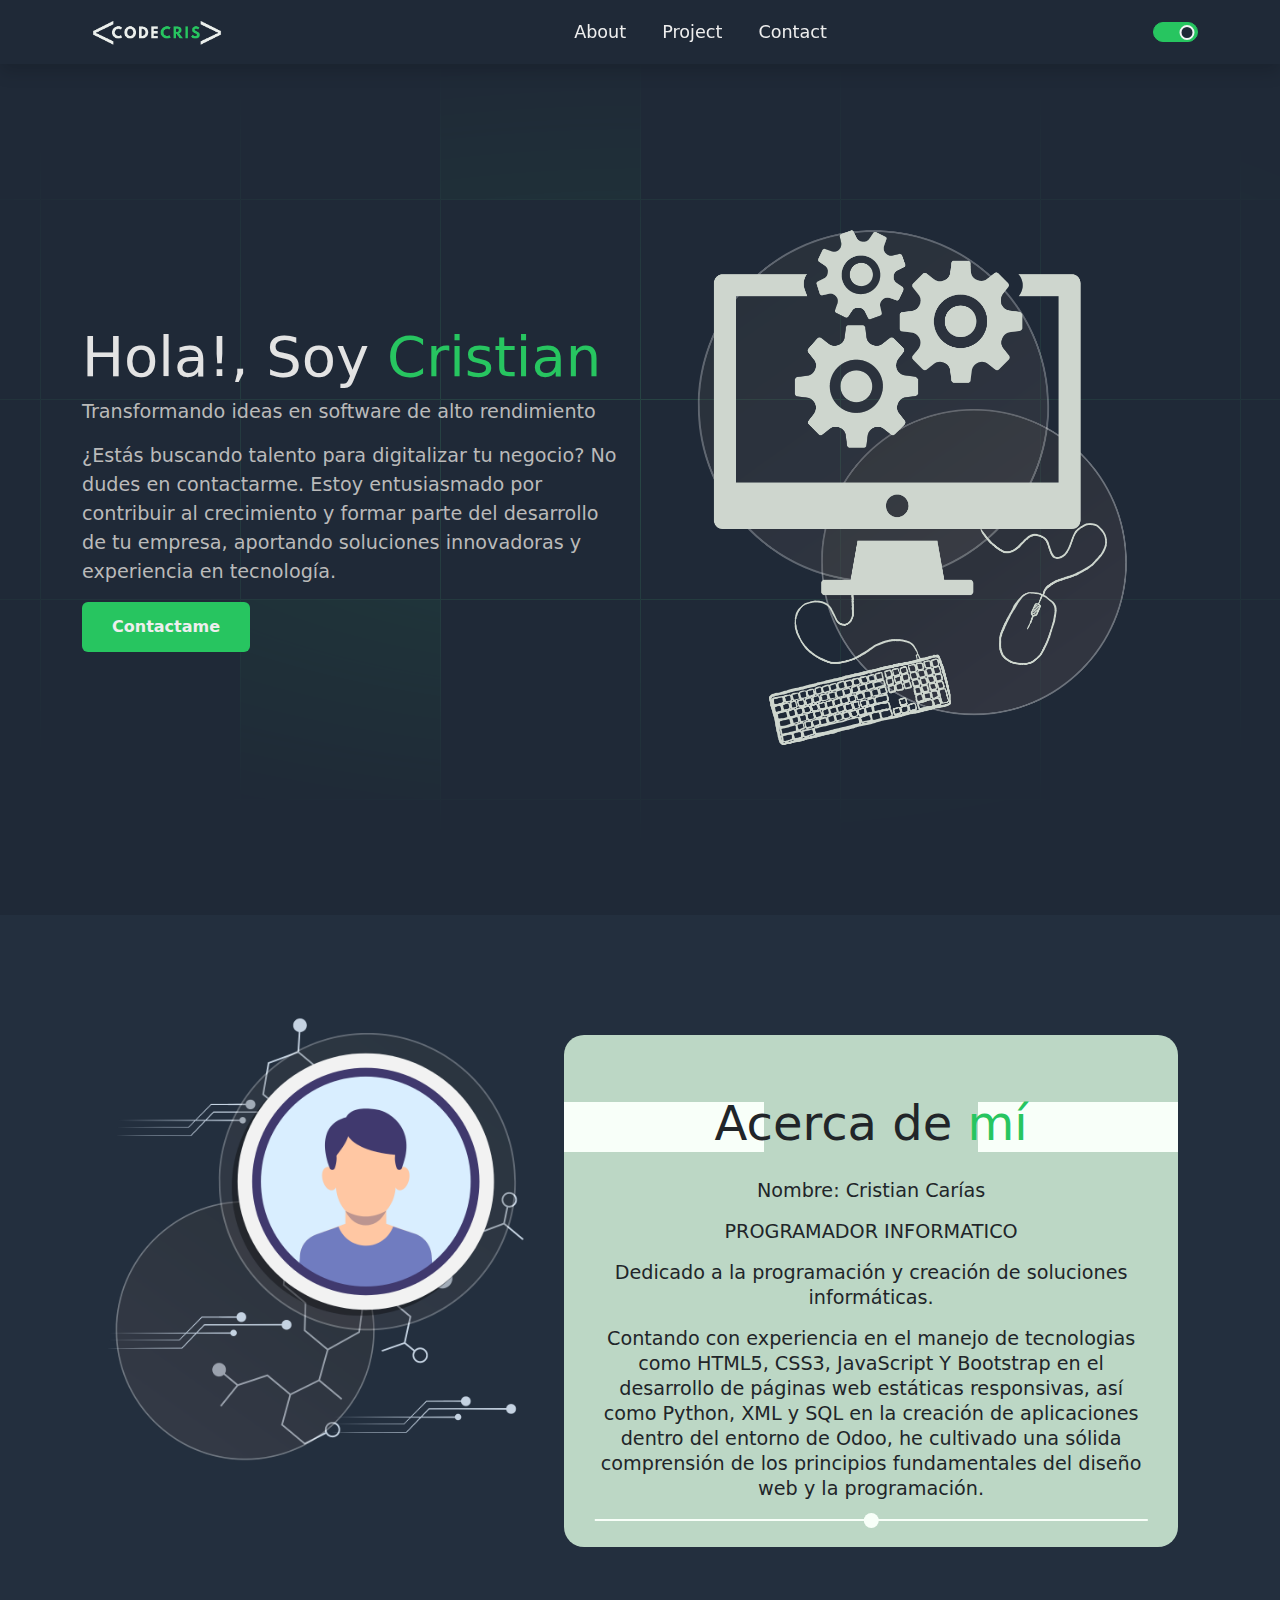
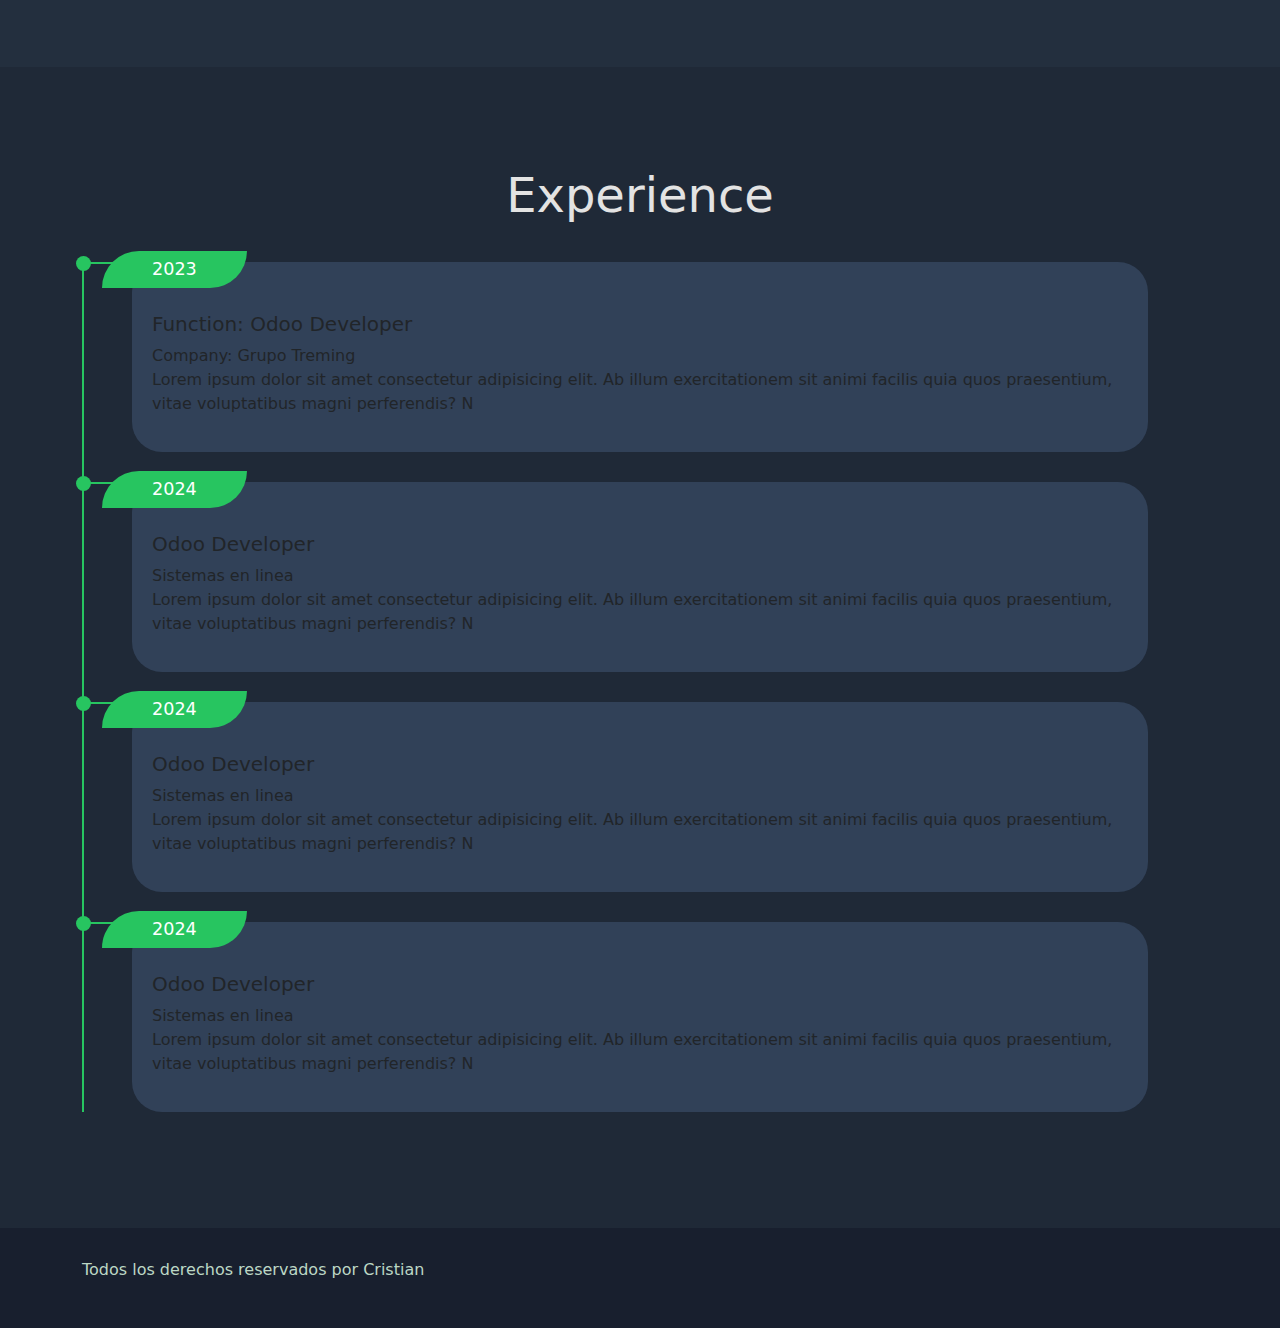
<file: index.html>
<!DOCTYPE html>
<html lang="en" data-theme="light">
    <head>
        <meta charset="UTF-8">
        <meta name="viewport" content="width=device-width, initial-scale=1.0">
        <!-- bootstrap style -->
        <link href="https://cdn.jsdelivr.net/npm/bootstrap@5.3.3/dist/css/bootstrap.min.css" rel="stylesheet" integrity="sha384-QWTKZyjpPEjISv5WaRU9OFeRpok6YctnYmDr5pNlyT2bRjXh0JMhjY6hW+ALEwIH" crossorigin="anonymous">
        <link rel="stylesheet" href="https://cdn.jsdelivr.net/npm/bootstrap-icons@1.11.3/font/bootstrap-icons.min.css">

        <!-- my style -->
        <link rel="stylesheet" href="css/main.css">
        <title>ChDev</title>

        <script>

            const storageTheme = localStorage.getItem('theme');
            const systemColorSheme = window.matchMedia('(prefers-color-scheme: dark)').matches
            const sysTemSheme =  systemColorSheme ? 'light' : 'dark';

            const newTheme = storageTheme ?? sysTemSheme;


            document.documentElement.setAttribute('data-theme', newTheme);

        </script>
    </head>
    <body>
        <!-- Nav tabs -->
    <header class="menu shadow">
        <nav class="navbar navbar-expand-lg my_menu" data-bs-theme="dark">
            <div class="container">
            <a class="navbar-brand" href="#"> 
                <div class="img_logo h_img_light">
                    <img src="img/logo.png" alt="Software Developer">
                </div>
                <div class="img_logo h_img_dark">
                    <img src="img/logo_dark.png" alt="Software Developer">
                </div>
            </a>
            <div class="button_toggle">
                <i class="bi bi-list"></i>
            </div>
            <div class="collapse navbar-collapse justify-content-center" id="navbarNavAltMarkup">
                <ul class="nav" >
                    <li class="nav-item">
                    <a class="nav-link" href="#">About</a>
                    </li>
                    <li class="nav-item">
                    <a class="nav-link" href="#">Project</a>
                    </li>
                    <li class="nav-item">
                    <a class="nav-link" href="#">Contact</a>
                    </li>
                </ul>
                <div class="main_toggler_mode">
                    <input class="main_switch" type="checkbox" name="toggler_theme" id="toggler_theme">
                    <div class="main_option"></div>
                </div>
            </div>
            </div>
        </nav>
    </header>
    <main>
        <section class="section_class_header">
            <svg id="bg_header" aria-hidden="true"><defs><pattern id="1f932ae7-37de-4c0a-a8b0-a6e3b4d44b84" width="200" height="200" x="50%" y="-1" patternUnits="userSpaceOnUse"><path d="M.5 200V.5H200" fill="none"></path></pattern></defs><svg x="50%" y="-1" id="cubic_bg_header" class="overflow-visible fill-accent-300 dark:fill-primary-800 transform duration-300 ease-in"><path d="M-200 0h201v201h-201Z M600 0h201v201h-201Z M-400 600h201v201h-201Z M200 800h201v201h-201Z" stroke-width="0"></path></svg><rect width="100%" height="100%" stroke-width="0" fill="url(#1f932ae7-37de-4c0a-a8b0-a6e3b4d44b84)"></rect></svg>
            <div class="container">
                <div class="row justify-content-center">
                    <div class="col-12 col-md-6 d-flex justify-content-center flex-column">
                        <div class="row align-items-center justify-content-center">
                            <h1 class="title_header"><span class="color_text">Hola!, Soy</span> Cristian</h1>
                            <p class="text_p">Transformando ideas en software de alto rendimiento</p>
                            <p class="text_p">¿Estás buscando talento para digitalizar tu negocio? No 
                                dudes en contactarme. Estoy entusiasmado por contribuir 
                                al crecimiento y formar parte del desarrollo de tu empresa, 
                                aportando soluciones innovadoras y experiencia en tecnología.</p>
                        </div>
                        <div class=""><a href="#" class="btn btn_main">Contactame</a></div>
                    </div>
                    <div class="col-10 col-sm-8 col-md-6 h_img_light">
                        <div class="div_img">
                            <img src="img/home.png" alt="">
                        </div>
                    </div>
                    <div class="col-10 col-sm-8 col-md-6 h_img_dark">
                        <div class="div_img">
                            <img src="img/home-dark.png" alt="">
                        </div>
                    </div>
                </div>
            </div>
        </section>

        <!-- about section  -->
        <section class="section_class bg_gray">
            <div class="container">
                <div class="containt_about">
                        <!-- <div class="bg_box_about_img">
                            
                        </div> -->
                        <div class="div_img h_img_light">
                            <img src="img/about_licht.png" alt="">
                        </div>
                        <div class="div_img h_img_dark">
                            <img src="img/about.png" alt="">
                        </div>
                        <div class="bg_box_about_text">
                            <h2>Acerca de <span>mí</span></h2>
                            <p><span>Nombre:</span> Cristian Carías</p>
                            <p>PROGRAMADOR INFORMATICO</p>
                            <p>
                                Dedicado a la programación y creación de soluciones informáticas. 
                            </p>
                            <p>
                                Contando con experiencia en el manejo de tecnologias como HTML5, CSS3, JavaScript Y Bootstrap
                                 en el desarrollo de páginas web estáticas responsivas,
                                 así como Python, XML y SQL en la creación de aplicaciones dentro del entorno de Odoo, he cultivado una 
                                 sólida comprensión de los principios fundamentales del diseño web y la programación.
                            </p>
                            <div class="line">
                                <div class="circle"></div>
                            </div>
                        </div>
                </div>
            </div>
        </section>

        <!-- experience -->
        <section class="section_class">
            <div class="container">
                <div class="row justify-content-center">
                    <h2 class="subtitle">
                        Experience
                    </h2>
                </div>
                <div class="container-exp">
                    <ul class="list-exp">
                        <li class="item-exp">
                            <span>2023</span>
                            <div class="content-exp">
                                <h5>Function: Odoo Developer</h5>
                                <span>Company: Grupo Treming</span>
                                <p>Lorem ipsum dolor sit amet consectetur 
                                    adipisicing elit. Ab illum exercitationem 
                                    sit animi facilis quia quos praesentium, vitae 
                                    voluptatibus magni perferendis? N</p>
                            </div>
                        </li>
                        <li class="item-exp">
                            <span>2024</span>
                            <div class="content-exp">
                                <h5>Odoo Developer</h5>
                                <span>Sistemas en linea</span>
                                <p>Lorem ipsum dolor sit amet consectetur 
                                    adipisicing elit. Ab illum exercitationem 
                                    sit animi facilis quia quos praesentium, vitae 
                                    voluptatibus magni perferendis? N</p>
                            </div>
                        </li>
                        <li class="item-exp">
                            <span>2024</span>
                            <div class="content-exp">
                                <h5>Odoo Developer</h5>
                                <span>Sistemas en linea</span>
                                <p>Lorem ipsum dolor sit amet consectetur 
                                    adipisicing elit. Ab illum exercitationem 
                                    sit animi facilis quia quos praesentium, vitae 
                                    voluptatibus magni perferendis? N</p>
                            </div>
                        </li>
                        <li class="item-exp">
                            <span>2024</span>
                            <div class="content-exp">
                                <h5>Odoo Developer</h5>
                                <span>Sistemas en linea</span>
                                <p>Lorem ipsum dolor sit amet consectetur 
                                    adipisicing elit. Ab illum exercitationem 
                                    sit animi facilis quia quos praesentium, vitae 
                                    voluptatibus magni perferendis? N</p>
                            </div>
                        </li>
                    </ul>
                </div>
            </div>
        </section>
    </main>
    <footer>
        <div class="container">
            <p>Todos los derechos reservados por Cristian</p>
        </div>
    </footer>


    <script src="https://cdn.jsdelivr.net/npm/bootstrap@5.3.3/dist/js/bootstrap.bundle.min.js" integrity="sha384-YvpcrYf0tY3lHB60NNkmXc5s9fDVZLESaAA55NDzOxhy9GkcIdslK1eN7N6jIeHz" crossorigin="anonymous"></script>
    <script src="js/main.js"></script>
    </body>
</html>
</file>
<file: css/main.css>
:root[data-theme="light"]{
    --color-1: rgb(243, 244, 245);
    --color-2: rgb(39 197 96);
    --color-3: rgb(218 229 222);
    --color-4:rgb(232, 232, 232);
    --color-5: #fefefe;
    --color-clipy-path: #e5ffe9;

    --text-color-main: rgb(0, 0, 0);
    --text-color-second: rgb(45, 45, 45);

    --color-navbar-collapse:  rgb(212, 214, 213);

    --color-switch: rgb(193, 196, 199);
    --border-main-toggler: 1px solid var(--color-2);
    --color-active: rgb(39 197 96);
    --border-option: 2px solid #f3f4f5;

    --line-header:rgb(74 123 13);
    --cubic-header:rgba(39, 197, 97, 0.63);
    --h_img_light: block;
    --h_img_dark: none;

    --gradien: linear-gradient(90deg, rgb(217, 245, 153) 0%, rgba(17,168,50,1) 100%);
}

:root[data-theme="dark"]{
    --color-1: rgba(31, 41, 55, 1);
    --color-2: rgb(39 197 96);
    --color-3: rgb(49, 65, 88);
    --color-4:rgb(35, 47, 62);
    --color-5: #bcd7c5;
    --color-clipy-path: #f8fff9;


    --text-color-main: rgb(227, 227, 227);
    --text-color-second: rgb(186, 186, 186);

    
    --color-white:rgb(238, 238, 238);

    --color-navbar-collapse:  #181f2e;

    --color-switch: var(--color-2);
    --border-main-toggler: 1px solid var(--color-2);
    --color-active: var(--color-1);
    --border-option: 2px solid #f3f4f5;

    --transform-option: translateX(150%);

    --line-header:rgba(95, 252, 153, 0.712);
    --cubic-header:rgba(39, 197, 97, 0.63);

    --h_img_light: none;
    --h_img_dark: block;
    --gradien: linear-gradient(45deg, rgba(4,1,60,1) 0%, rgba(3,130,73,1) 35%, rgba(0,126,152,1) 100%);
}
body{
    background-color: var(--color-1);
}

/* style for menu */
.menu{
    background-color: var(--color-1);
    position: fixed;
    width: 100%;
    transition: .3s;
    top: 0;
    z-index: 100;

    .button_toggle{
        color: var(--color-white);
        font-size: 35px;
        line-height: 30px;
        cursor: pointer;
        display: none;
    }
    .navbar-brand{
        color: var(--color-2);
        font-weight: 500;
        .img_logo{
            width: 150px;

            img{
                width: 100%;
            }
        }
    }
    .nav{
        margin-left: auto;
        .nav-item {
            .nav-link{
                font-size: 1.1rem;
                color: var(--color-white);
                border-radius: 10px;
                transition: all .3s;
                margin-left: 2px;
                margin-right: 2px;
                font-weight: 300;
            }
            .nav-link:hover{
                background-color: var(--color-3);
            }
         }
    }
}


/* style for switch Dark mode or light Mode */
.main_toggler_mode{
    width: 45px;
    height: 20px;
    background-color: var(--color-switch);
    margin: 0;
    margin-left: auto;
    padding: 2px 3px;
    border: var(--border-main-toggler);
    border-radius: 30px;
    display: grid;
    grid-template-columns: 1fr 1fr;
    position: relative;
}

.main_switch{
    position: absolute;
    width: 100%;
    height: 100%;
    z-index: 10;
    cursor: pointer;
    opacity: 0;
}

.main_option{
    width: 15px;
    height: 15px;
    background-color: var(--color-active);
    border: var(--border-option);
    border-radius: 50%;

    transition: transform .3s;
    transform: var(--transform-option, none);
}

/* section mains */
.section_class_header{
    height: 95vh;
    display: flex;
    justify-content: center;
    align-items: center;
    margin-top: 60px;
}
#bg_header{
    position: absolute;
    top: 0;
    left: 0;
    width: 100%;
    height: 100vh;
    stroke: var(--line-header);
    opacity: .2;
    z-index: -1;
    -webkit-mask-image: radial-gradient(60rem 25rem at center, #fff, transparent);
    mask-image: radial-gradient(60rem 25rem at center, #fff, transparent);
}
#cubic_bg_header{
    fill: var(--cubic-header);
}
.div_img{
    width: 100%;
}
.h_img_light{
    display: var(--h_img_light);
}
.h_img_dark{
    display: var(--h_img_dark);
}

.color_text{
    color: var(--text-color-main);
}

.title_header{
    font-size: 3.5rem;
    font-weight: 500;
    color: var(--color-2);
    /* text-align: center; */
}
.text_p{
    color: var(--text-color-second);
    font-size: 1.2rem;
    /* text-align: center; */
}

.btn_main{
    background-color: var(--color-2);
    color: rgb(238, 238, 238);
    border: none;
    /* border-radius: 30px; */
    padding: 13px 30px;
    font-weight: 600;
    transition: .3s;
}
.btn_main:hover{
    position: relative;
    transform: scale(1.1);
    background-color: var(--color-2);
    color: var(--color-white);
    opacity: .7;
}

.div_img{
    width: 100%;
    img{
        border-radius: 25px;
        width: 100%;
    };
}

.section_class{
    padding: 100px 0;
    display: flex;
    justify-content: center;
    align-items: center;
}

.bg_gray{
    background-color: var(--color-4);
}

.containt_about{
    display: flex;
    /* background: var(--gradien); */
    border-radius: 30px;
}

.bg_box_about_text{
    position: relative;
    z-index: 90;
    background-color: var(--color-5);
    margin: 20px;
    border-radius: 20px;
    padding: 30px;
    flex: 0 0 55%;
    overflow: hidden;

    h2{
        font-size: 3rem;
        text-align: center;
        margin-top: 30px;
        margin-bottom: 25px;
        position: relative;
        z-index: 1;

        span{
            color: var(--color-2);
        }
    }
    p{
        text-align: center;
        font-size: 1.2rem;
        margin-top: 0;
        padding-top: 0;
        line-height: 25px;
        position: relative;
        z-index: 1;
    }
    .line{
        position: absolute;
        left: 50%;
        transform: translateX(-50%);
        bottom: 5%;
        width: 90%;
        height: 2px;
        background-color: var(--color-clipy-path);
        display: flex;
        justify-content: center;
        align-items: center;

        .circle{
            width: 15px;
            height: 15px;
            background-color: var(--color-clipy-path);
            border-radius: 50%;
        }    
    }
}
.bg_box_about_text::after{
    content: "";
    position: absolute;
    width: 200px;
    height: 50px;
    background-color: var(--color-clipy-path);
    top: 67px;
    left: 0;
    z-index: 0;
    /* clip-path: circle(560px at 50% 600px); */
}

.bg_box_about_text::before{
    content: "";
    position: absolute;
    width: 200px;
    height: 50px;
    background-color: var(--color-clipy-path);
    top: 67px;
    right: 0;
    z-index: 0;
    /* clip-path: circle(560px at 50% 600px); */
}

/* experience section*/
.subtitle{
    font-size: 3rem;
    color: var(--text-color-main);
    text-align: center;
}

.list-exp{
    list-style: none;
    position: relative;
    padding: 0;
}

.item-exp{
    padding: 0 50px;
    position: relative;
    span:nth-child(1){
        display: inline-block;
        background-color: var(--color-2);
        padding: 5px 50px;
        font-size: 1.1rem;
        color: #fff;
        border-radius: 112px 0px;
        position: absolute;
        left: 20px;
        top: -11px;
    }
    .content-exp{
        background-color: var(--color-3);
        padding: 20px;
        padding-top: 50px;
        margin-top: 30px;
        border-radius: 30px;
    }
}
.list-exp::after{
    position: absolute;
    content: '';
    top: 0;
    left: 0;
    width: 2px;
    height: 100%;
    background-color: var(--color-2);
}
.item-exp::after{
    position: absolute;
    content: '';
    top: -6px;
    left: -6px;
    width: 15px;
    height: 15px;
    border-radius: 50%;
    background-color: var(--color-2);
}
.item-exp::before{
    position: absolute;
    content: '';
    top: 0;
    left: 0;
    width: 50px;
    height: 2px;
    background-color: var(--color-2);
}

/* footer */
footer{
    padding: 30px 0;
    background-color: #181f2e;
    color: var(--color-5);
}



 /* ----------------------------------------------------------------------- */
 /*          RESPONSIVE MOBILE                                              */
 /* ----------------------------------------------------------------------- */
@media (max-width: 992px) {
    .button_toggle{
        display: block !important;
    }

    .navbar-collapse {
        position: absolute;
        top: 63px;
        right: -100%;
        width: 300px;
        height: 106vh;
        background-color: var(--color-navbar-collapse);
        transition: all .4s;
    }

    .collapse:not(.show) {
        display: block;
    }

    /* style for menu */
    .menu{
        .nav{
            padding: 20px;
            flex-direction: column;
        }
    }
    .main_toggler_mode {
        margin-right: 20px;
    }
    .nav-item {
        margin-bottom: 20px;
    }

    .containt_about {
        flex-direction: column;
    }

}

@media (max-width: 768px) {
    .title_header{
        font-size: 3rem;
    }
    .text_p{
        font-size: 1.1rem;
    }
}

@media (max-width: 576px) {
    .title_header{
        font-size: 2.5rem;
    }
    .text_p{
        font-size: .9rem;
    }
}
</file>
